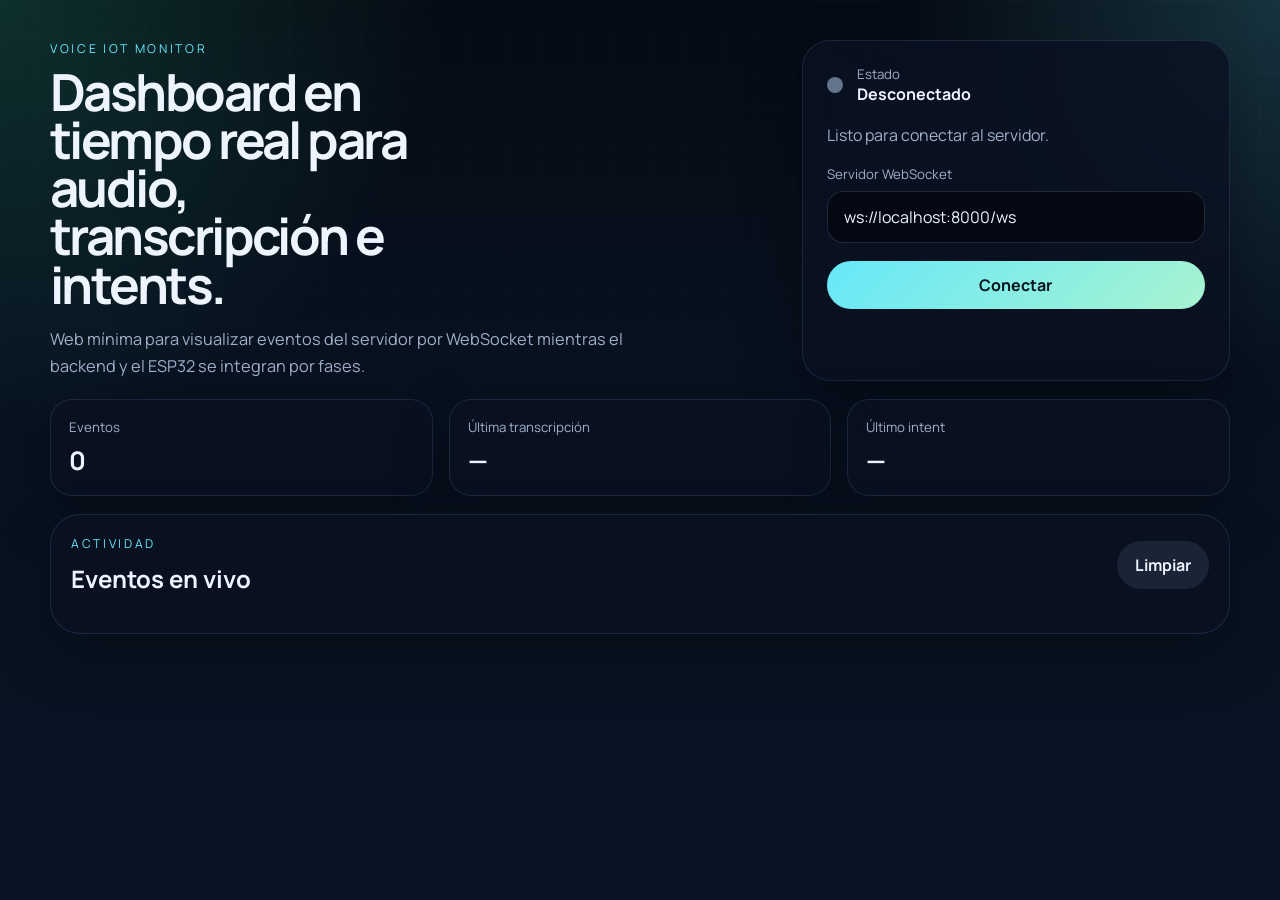
<file: web/index.html>
<!DOCTYPE html>
<html lang="es">
  <head>
    <meta charset="UTF-8" />
    <meta name="viewport" content="width=device-width, initial-scale=1.0" />
    <title>Voice IoT Monitor</title>
    <link rel="preconnect" href="https://fonts.googleapis.com" />
    <link rel="preconnect" href="https://fonts.gstatic.com" crossorigin />
    <link
      href="https://fonts.googleapis.com/css2?family=Manrope:wght@400;500;600;700;800&display=swap"
      rel="stylesheet"
    />
    <link rel="stylesheet" href="styles.css" />
  </head>
  <body>
    <main class="shell">
      <section class="hero">
        <div>
          <p class="eyebrow">Voice IoT Monitor</p>
          <h1>Dashboard en tiempo real para audio, transcripción e intents.</h1>
          <p class="lead">
            Web mínima para visualizar eventos del servidor por WebSocket mientras el
            backend y el ESP32 se integran por fases.
          </p>
        </div>

        <div class="status-card">
          <div class="status-row">
            <span class="status-dot" id="connectionDot"></span>
            <div>
              <p class="status-label">Estado</p>
              <strong id="connectionStatus">Desconectado</strong>
            </div>
          </div>
          <p class="status-note" id="statusNote">Esperando conexión al servidor.</p>
          <div class="server-field">
            <label for="serverUrl">Servidor WebSocket</label>
            <input id="serverUrl" type="text" value="ws://localhost:8000/ws" />
          </div>
          <button id="connectBtn" class="primary-btn">Conectar</button>
        </div>
      </section>

      <section class="metrics">
        <article class="metric-card">
          <span>Eventos</span>
          <strong id="eventCount">0</strong>
        </article>
        <article class="metric-card">
          <span>Última transcripción</span>
          <strong id="lastTranscript">—</strong>
        </article>
        <article class="metric-card">
          <span>Último intent</span>
          <strong id="lastIntent">—</strong>
        </article>
      </section>

      <section class="panel">
        <div class="panel-header">
          <div>
            <p class="eyebrow">Actividad</p>
            <h2>Eventos en vivo</h2>
          </div>
          <button id="clearBtn" class="ghost-btn">Limpiar</button>
        </div>
        <div id="eventList" class="event-list" aria-live="polite"></div>
      </section>
    </main>

    <script src="app.js"></script>
  </body>
</html>
</file>
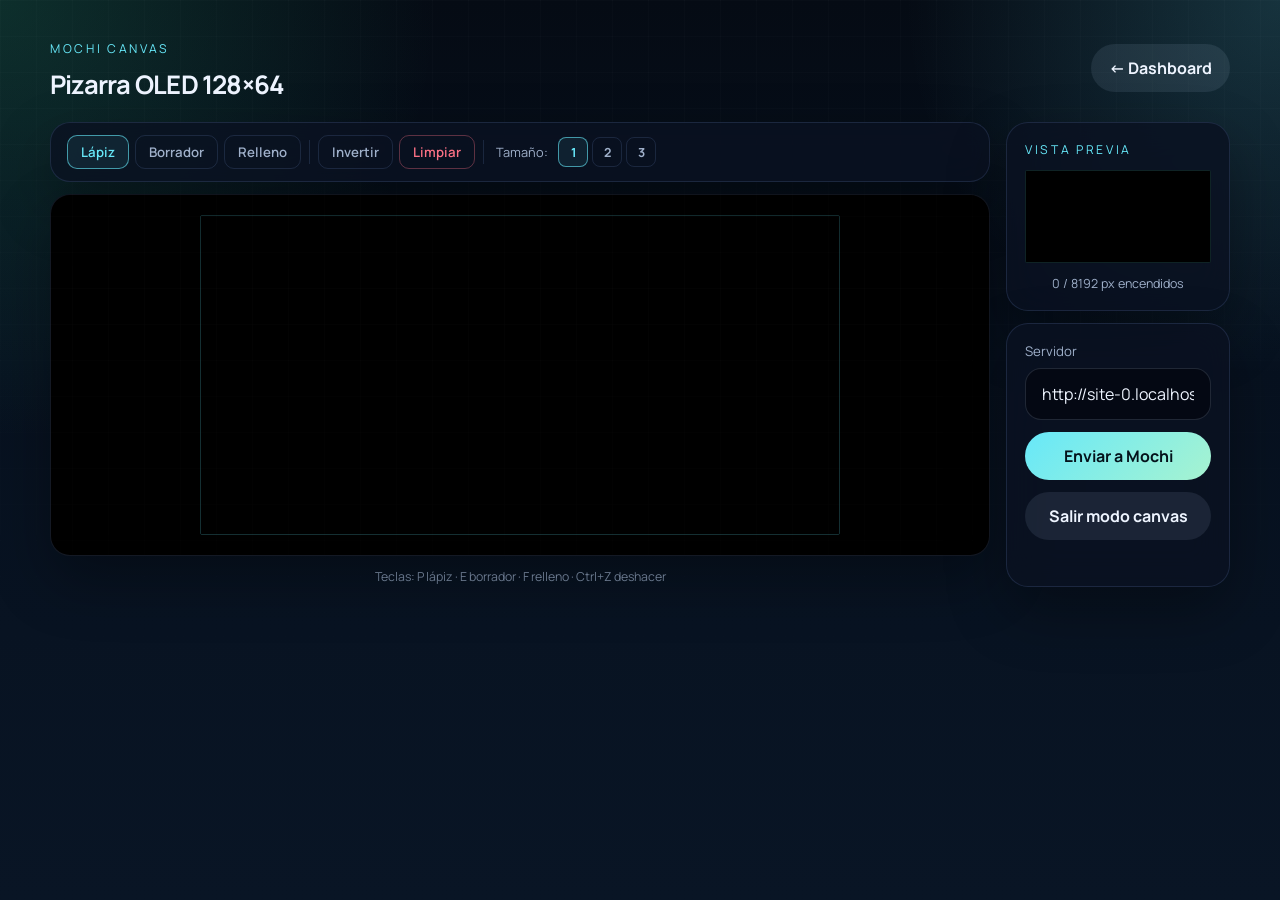
<file: web/canvas.html>
<!DOCTYPE html>
<html lang="es">
  <head>
    <meta charset="UTF-8" />
    <meta name="viewport" content="width=device-width, initial-scale=1.0" />
    <title>Mochi Canvas</title>
    <link rel="preconnect" href="https://fonts.googleapis.com" />
    <link rel="preconnect" href="https://fonts.gstatic.com" crossorigin />
    <link
      href="https://fonts.googleapis.com/css2?family=Manrope:wght@400;500;600;700;800&display=swap"
      rel="stylesheet"
    />
    <link rel="stylesheet" href="styles.css" />
    <style>
      .canvas-header {
        display: flex;
        align-items: flex-start;
        justify-content: space-between;
        gap: 16px;
        margin-bottom: 20px;
      }

      .back-link {
        text-decoration: none;
        flex-shrink: 0;
        margin-top: 4px;
      }

      .canvas-body {
        display: grid;
        grid-template-columns: 1fr 224px;
        gap: 16px;
        align-items: start;
      }

      .canvas-main {
        display: flex;
        flex-direction: column;
        gap: 12px;
      }

      /* ── Toolbar ─────────────────────────────────── */
      .toolbar {
        display: flex;
        align-items: center;
        gap: 6px;
        flex-wrap: wrap;
        padding: 12px 16px;
        border: 1px solid var(--panel-border);
        border-radius: 20px;
        background: var(--panel);
        backdrop-filter: blur(18px);
        box-shadow: var(--shadow);
      }

      .tool-btn {
        border: 1px solid var(--panel-border);
        border-radius: 10px;
        padding: 7px 13px;
        background: transparent;
        color: var(--muted);
        font: inherit;
        font-size: 0.83rem;
        font-weight: 600;
        cursor: pointer;
        transition: all 140ms ease;
        white-space: nowrap;
      }

      .tool-btn:hover {
        color: var(--text);
        border-color: rgba(103, 232, 249, 0.35);
      }

      .tool-btn.active {
        color: var(--accent);
        border-color: rgba(103, 232, 249, 0.6);
        background: rgba(103, 232, 249, 0.08);
      }

      .tool-btn.danger {
        color: var(--danger);
        border-color: rgba(251, 113, 133, 0.35);
      }

      .tool-btn.danger:hover {
        background: rgba(251, 113, 133, 0.08);
      }

      .tool-sep {
        width: 1px;
        height: 24px;
        background: var(--panel-border);
        margin: 0 2px;
        flex-shrink: 0;
      }

      .size-group {
        display: flex;
        gap: 4px;
      }

      .size-btn {
        width: 30px;
        height: 30px;
        border: 1px solid var(--panel-border);
        border-radius: 8px;
        background: transparent;
        color: var(--muted);
        font: inherit;
        font-size: 0.78rem;
        font-weight: 700;
        cursor: pointer;
        transition: all 140ms ease;
        display: flex;
        align-items: center;
        justify-content: center;
      }

      .size-btn.active {
        color: var(--accent);
        border-color: rgba(103, 232, 249, 0.6);
        background: rgba(103, 232, 249, 0.08);
      }

      .toolbar-label {
        font-size: 0.8rem;
        color: var(--muted);
        padding: 0 4px;
      }

      /* ── Drawing canvas ──────────────────────────── */
      .canvas-wrap {
        border: 1px solid var(--panel-border);
        border-radius: 20px;
        background: #000;
        box-shadow: var(--shadow);
        padding: 20px;
        display: flex;
        justify-content: center;
        overflow: hidden;
      }

      #drawCanvas {
        width: min(640px, 100%);
        aspect-ratio: 2 / 1;
        cursor: crosshair;
        image-rendering: pixelated;
        image-rendering: crisp-edges;
        border: 1px solid rgba(103, 232, 249, 0.2);
        border-radius: 2px;
        display: block;
        touch-action: none;
      }

      .canvas-hint {
        font-size: 0.77rem;
        color: var(--muted);
        text-align: center;
        opacity: 0.65;
        margin: 0;
      }

      /* ── Sidebar ─────────────────────────────────── */
      .canvas-sidebar {
        display: flex;
        flex-direction: column;
        gap: 12px;
      }

      .sidebar-card {
        border: 1px solid var(--panel-border);
        border-radius: 22px;
        background: var(--panel);
        backdrop-filter: blur(18px);
        box-shadow: var(--shadow);
        padding: 18px;
        display: flex;
        flex-direction: column;
        gap: 12px;
      }

      #previewCanvas {
        width: 100%;
        aspect-ratio: 2 / 1;
        border: 1px solid rgba(103, 232, 249, 0.15);
        border-radius: 2px;
        image-rendering: pixelated;
        display: block;
        background: #000;
      }

      .pixel-count {
        font-size: 0.78rem;
        color: var(--muted);
        text-align: center;
        margin: 0;
      }

      .full-btn {
        width: 100%;
      }

      .status-msg {
        font-size: 0.83rem;
        color: var(--muted);
        line-height: 1.4;
        min-height: 1.2em;
        margin: 0;
      }

      .status-msg.ok {
        color: var(--accent-strong);
      }

      .status-msg.error {
        color: var(--danger);
      }

      @media (max-width: 860px) {
        .canvas-body {
          grid-template-columns: 1fr;
        }

        .canvas-sidebar {
          flex-direction: row;
          flex-wrap: wrap;
        }

        .sidebar-card {
          flex: 1;
          min-width: 200px;
        }
      }
    </style>
  </head>
  <body>
    <main class="shell">
      <div class="canvas-header">
        <div>
          <p class="eyebrow">Mochi Canvas</p>
          <h2 style="margin-top: 6px; font-size: 1.6rem; letter-spacing: -0.03em">
            Pizarra OLED 128×64
          </h2>
        </div>
        <a href="/" class="ghost-btn back-link">← Dashboard</a>
      </div>

      <div class="canvas-body">
        <!-- Zona de dibujo -->
        <div class="canvas-main">
          <div class="toolbar">
            <button class="tool-btn active" id="toolPencil" title="Lápiz (P)">Lápiz</button>
            <button class="tool-btn" id="toolEraser" title="Borrador (E)">Borrador</button>
            <button class="tool-btn" id="toolFill" title="Relleno (F)">Relleno</button>
            <div class="tool-sep"></div>
            <button class="tool-btn" id="toolInvert" title="Invertir colores">Invertir</button>
            <button class="tool-btn danger" id="toolClear" title="Limpiar todo">Limpiar</button>
            <div class="tool-sep"></div>
            <span class="toolbar-label">Tamaño:</span>
            <div class="size-group">
              <button class="size-btn active" data-size="1">1</button>
              <button class="size-btn" data-size="2">2</button>
              <button class="size-btn" data-size="3">3</button>
            </div>
          </div>

          <div class="canvas-wrap">
            <canvas id="drawCanvas" width="128" height="64"></canvas>
          </div>

          <p class="canvas-hint">
            Teclas: P lápiz &middot; E borrador &middot; F relleno &middot; Ctrl+Z deshacer
          </p>
        </div>

        <!-- Barra lateral -->
        <div class="canvas-sidebar">
          <div class="sidebar-card">
            <p class="eyebrow" style="margin-bottom: 0">Vista previa</p>
            <canvas id="previewCanvas" width="128" height="64"></canvas>
            <p class="pixel-count" id="pixelCount">0 / 8192 px encendidos</p>
          </div>

          <div class="sidebar-card">
            <div class="server-field">
              <label>Servidor</label>
              <input id="serverUrl" type="text" placeholder="https://tu-app.railway.app" />
            </div>
            <button class="primary-btn full-btn" id="sendBtn">Enviar a Mochi</button>
            <button class="ghost-btn full-btn" id="exitBtn">Salir modo canvas</button>
            <p class="status-msg" id="statusMsg"></p>
          </div>
        </div>
      </div>
    </main>

    <script>
      (function () {
        'use strict';

        const canvas = document.getElementById('drawCanvas');
        const ctx = canvas.getContext('2d');
        const preview = document.getElementById('previewCanvas');
        const pCtx = preview.getContext('2d');
        const pixelCountEl = document.getElementById('pixelCount');
        const statusEl = document.getElementById('statusMsg');
        const serverInput = document.getElementById('serverUrl');

        // ── Inicialización ──────────────────────────────────────────

        ctx.fillStyle = '#000';
        ctx.fillRect(0, 0, 128, 64);
        syncPreview();

        // URL del servidor: misma origen si se sirve desde Railway, localhost si local
        const savedUrl = localStorage.getItem('mochi_canvas_url');
        serverInput.value = savedUrl !== null
          ? savedUrl
          : (window.location.origin !== 'null' ? window.location.origin : 'http://localhost:8000');

        serverInput.addEventListener('change', () => {
          localStorage.setItem('mochi_canvas_url', serverInput.value.trim());
        });

        // ── Estado ──────────────────────────────────────────────────

        let tool = 'pencil';
        let brushSize = 1;
        let drawing = false;
        let lastX = null;
        let lastY = null;
        const history = [];
        const MAX_UNDO = 20;

        // ── Herramientas ────────────────────────────────────────────

        function setTool(name) {
          tool = name;
          document.querySelectorAll('.tool-btn').forEach((b) => b.classList.remove('active'));
          const ids = { pencil: 'toolPencil', eraser: 'toolEraser', fill: 'toolFill' };
          if (ids[name]) document.getElementById(ids[name]).classList.add('active');
        }

        document.getElementById('toolPencil').addEventListener('click', () => setTool('pencil'));
        document.getElementById('toolEraser').addEventListener('click', () => setTool('eraser'));
        document.getElementById('toolFill').addEventListener('click', () => setTool('fill'));

        document.getElementById('toolInvert').addEventListener('click', () => {
          saveHistory();
          const img = ctx.getImageData(0, 0, 128, 64);
          const d = img.data;
          for (let i = 0; i < d.length; i += 4) {
            d[i] = 255 - d[i];
            d[i + 1] = 255 - d[i + 1];
            d[i + 2] = 255 - d[i + 2];
          }
          ctx.putImageData(img, 0, 0);
          syncPreview();
        });

        document.getElementById('toolClear').addEventListener('click', () => {
          saveHistory();
          ctx.fillStyle = '#000';
          ctx.fillRect(0, 0, 128, 64);
          syncPreview();
        });

        document.querySelectorAll('.size-btn').forEach((btn) => {
          btn.addEventListener('click', () => {
            brushSize = parseInt(btn.dataset.size, 10);
            document.querySelectorAll('.size-btn').forEach((b) => b.classList.remove('active'));
            btn.classList.add('active');
          });
        });

        // ── Historial ───────────────────────────────────────────────

        function saveHistory() {
          if (history.length >= MAX_UNDO) history.shift();
          history.push(ctx.getImageData(0, 0, 128, 64));
        }

        function undo() {
          if (!history.length) return;
          ctx.putImageData(history.pop(), 0, 0);
          syncPreview();
        }

        // ── Primitivas de dibujo ────────────────────────────────────

        function pixelPos(e) {
          const rect = canvas.getBoundingClientRect();
          const src = e.touches ? e.touches[0] : e;
          const x = Math.round(((src.clientX - rect.left) / rect.width) * 127);
          const y = Math.round(((src.clientY - rect.top) / rect.height) * 63);
          return { x: Math.max(0, Math.min(127, x)), y: Math.max(0, Math.min(63, y)) };
        }

        function paintPixel(x, y) {
          ctx.fillStyle = tool === 'eraser' ? '#000' : '#fff';
          const half = Math.floor(brushSize / 2);
          ctx.fillRect(x - half, y - half, brushSize, brushSize);
        }

        function paintLine(x0, y0, x1, y1) {
          let dx = Math.abs(x1 - x0), sx = x0 < x1 ? 1 : -1;
          let dy = -Math.abs(y1 - y0), sy = y0 < y1 ? 1 : -1;
          let err = dx + dy;
          for (;;) {
            paintPixel(x0, y0);
            if (x0 === x1 && y0 === y1) break;
            const e2 = 2 * err;
            if (e2 >= dy) { err += dy; x0 += sx; }
            if (e2 <= dx) { err += dx; y0 += sy; }
          }
        }

        function floodFill(sx, sy) {
          const img = ctx.getImageData(0, 0, 128, 64);
          const d = img.data;
          const W = 128, H = 64;
          const fillVal = tool === 'eraser' ? 0 : 255;
          const targetVal = d[(sy * W + sx) * 4]; // canal R
          if (targetVal === fillVal) return;
          const visited = new Uint8Array(W * H);
          const stack = [sy * W + sx];
          while (stack.length) {
            const pos = stack.pop();
            const px = pos % W, py = (pos / W) | 0;
            if (px < 0 || px >= W || py < 0 || py >= H || visited[pos]) continue;
            const i = pos * 4;
            if (d[i] !== targetVal) continue;
            visited[pos] = 1;
            d[i] = d[i + 1] = d[i + 2] = fillVal;
            d[i + 3] = 255;
            stack.push(pos + 1, pos - 1, pos + W, pos - W);
          }
          ctx.putImageData(img, 0, 0);
        }

        function syncPreview() {
          pCtx.drawImage(canvas, 0, 0);
          const img = ctx.getImageData(0, 0, 128, 64);
          let count = 0;
          for (let i = 0; i < img.data.length; i += 4) {
            if (img.data[i] > 128) count++;
          }
          pixelCountEl.textContent = `${count} / 8192 px encendidos`;
        }

        // ── Eventos de puntero ──────────────────────────────────────

        function onStart(e) {
          e.preventDefault();
          const { x, y } = pixelPos(e);
          saveHistory();
          drawing = true;
          lastX = x;
          lastY = y;
          if (tool === 'fill') {
            floodFill(x, y);
          } else {
            paintPixel(x, y);
          }
          syncPreview();
        }

        function onMove(e) {
          e.preventDefault();
          if (!drawing || tool === 'fill') return;
          const { x, y } = pixelPos(e);
          if (x === lastX && y === lastY) return;
          paintLine(lastX, lastY, x, y);
          lastX = x;
          lastY = y;
          syncPreview();
        }

        function onEnd() {
          drawing = false;
          lastX = lastY = null;
        }

        canvas.addEventListener('mousedown', onStart);
        canvas.addEventListener('mousemove', onMove);
        canvas.addEventListener('mouseup', onEnd);
        canvas.addEventListener('mouseleave', onEnd);
        canvas.addEventListener('touchstart', onStart, { passive: false });
        canvas.addEventListener('touchmove', onMove, { passive: false });
        canvas.addEventListener('touchend', onEnd);

        // ── Teclado ─────────────────────────────────────────────────

        document.addEventListener('keydown', (e) => {
          if (e.target.tagName === 'INPUT') return;
          if (e.ctrlKey && e.key === 'z') { e.preventDefault(); undo(); return; }
          const k = e.key.toLowerCase();
          if (k === 'p') setTool('pencil');
          else if (k === 'e') setTool('eraser');
          else if (k === 'f') setTool('fill');
        });

        // ── Conversión a bitmap SH1106 (page format) ────────────────
        // Byte[page*128+col]: bits 0-7 = filas top→bottom de esa página

        function toBitmap() {
          const px = ctx.getImageData(0, 0, 128, 64).data;
          const out = new Uint8Array(1024);
          for (let page = 0; page < 8; page++) {
            for (let col = 0; col < 128; col++) {
              let byte = 0;
              for (let bit = 0; bit < 8; bit++) {
                const row = page * 8 + bit;
                if (px[(row * 128 + col) * 4] > 128) byte |= 1 << bit;
              }
              out[page * 128 + col] = byte;
            }
          }
          return out;
        }

        function toBase64(bytes) {
          let s = '';
          for (let i = 0; i < bytes.length; i++) s += String.fromCharCode(bytes[i]);
          return btoa(s);
        }

        // ── Comunicación con el servidor ────────────────────────────

        async function postCanvas(payload) {
          const base = serverInput.value.trim().replace(/\/$/, '');
          localStorage.setItem('mochi_canvas_url', base);
          const res = await fetch(`${base}/canvas`, {
            method: 'POST',
            headers: { 'Content-Type': 'application/json' },
            body: JSON.stringify(payload),
          });
          if (!res.ok) {
            const text = await res.text().catch(() => '');
            throw new Error(`HTTP ${res.status}${text ? ': ' + text : ''}`);
          }
          return res.json();
        }

        function setStatus(msg, cls) {
          statusEl.textContent = msg;
          statusEl.className = 'status-msg' + (cls ? ' ' + cls : '');
        }

        document.getElementById('sendBtn').addEventListener('click', async () => {
          setStatus('Enviando...');
          try {
            await postCanvas({ bitmap: toBase64(toBitmap()), exit: false });
            setStatus('Enviado correctamente.', 'ok');
          } catch (err) {
            setStatus('Error: ' + err.message, 'error');
          }
        });

        document.getElementById('exitBtn').addEventListener('click', async () => {
          setStatus('Saliendo del modo canvas...');
          try {
            await postCanvas({ exit: true });
            setStatus('Modo canvas desactivado.', 'ok');
          } catch (err) {
            setStatus('Error: ' + err.message, 'error');
          }
        });
      })();
    </script>
  </body>
</html>
</file>
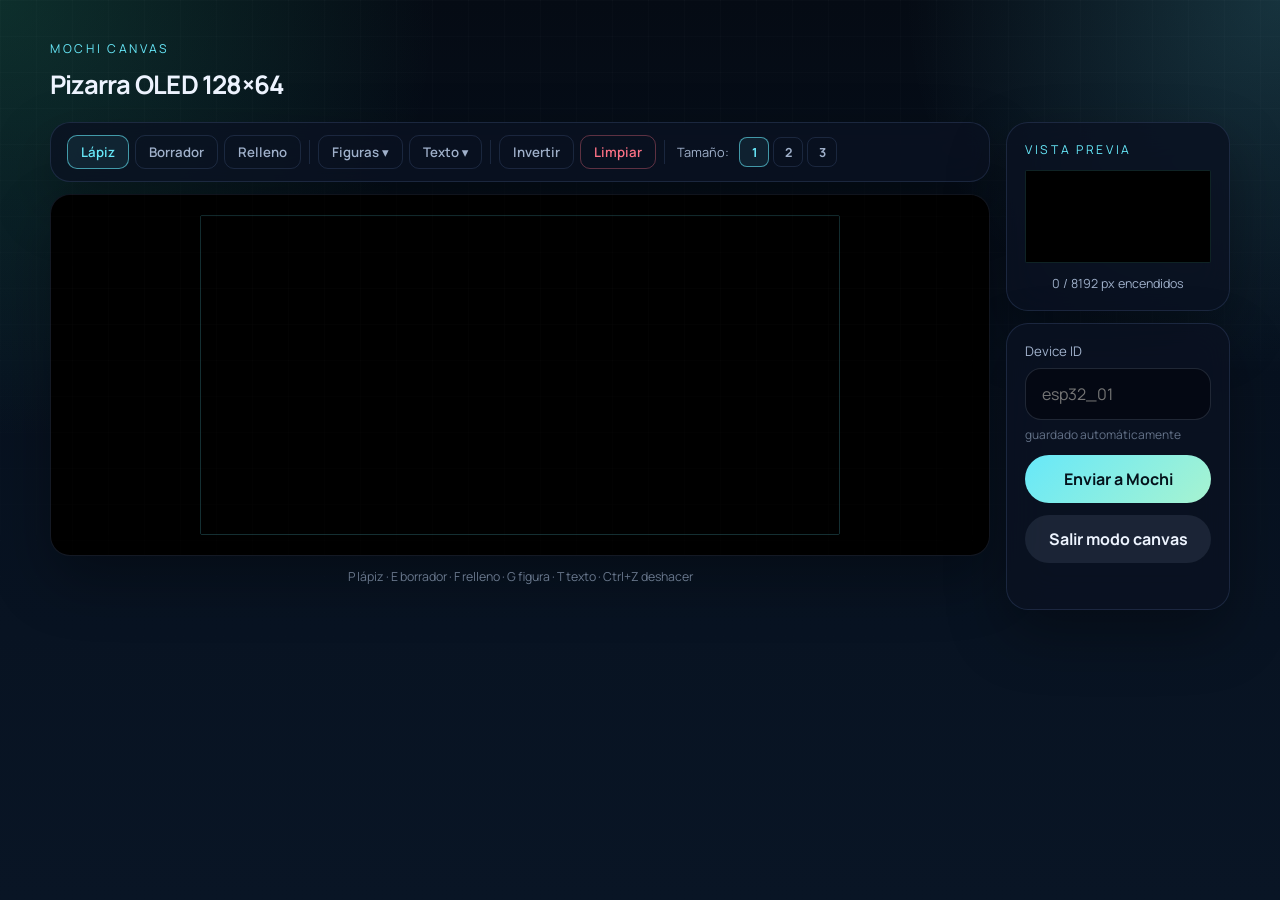
<file: server/web/canvas.html>
<!DOCTYPE html>
<html lang="es">
  <head>
    <meta charset="UTF-8" />
    <meta name="viewport" content="width=device-width, initial-scale=1.0" />
    <title>Mochi Canvas</title>
    <link rel="preconnect" href="https://fonts.googleapis.com" />
    <link rel="preconnect" href="https://fonts.gstatic.com" crossorigin />
    <link
      href="https://fonts.googleapis.com/css2?family=Manrope:wght@400;500;600;700;800&display=swap"
      rel="stylesheet"
    />
    <link rel="stylesheet" href="styles.css" />
    <style>
      .canvas-header {
        display: flex;
        align-items: flex-start;
        justify-content: space-between;
        gap: 16px;
        margin-bottom: 20px;
      }

      .canvas-body {
        display: grid;
        grid-template-columns: 1fr 224px;
        gap: 16px;
        align-items: start;
      }

      .canvas-main {
        display: flex;
        flex-direction: column;
        gap: 12px;
      }

      /* ── Toolbar ─────────────────────────────────── */
      .toolbar {
        display: flex;
        align-items: center;
        gap: 6px;
        flex-wrap: wrap;
        padding: 12px 16px;
        border: 1px solid var(--panel-border);
        border-radius: 20px;
        background: var(--panel);
        backdrop-filter: blur(18px);
        box-shadow: var(--shadow);
      }

      .tool-btn {
        border: 1px solid var(--panel-border);
        border-radius: 10px;
        padding: 7px 13px;
        background: transparent;
        color: var(--muted);
        font: inherit;
        font-size: 0.83rem;
        font-weight: 600;
        cursor: pointer;
        transition: all 140ms ease;
        white-space: nowrap;
      }

      .tool-btn:hover {
        color: var(--text);
        border-color: rgba(103, 232, 249, 0.35);
      }

      .tool-btn.active {
        color: var(--accent);
        border-color: rgba(103, 232, 249, 0.6);
        background: rgba(103, 232, 249, 0.08);
      }

      .tool-btn.danger {
        color: var(--danger);
        border-color: rgba(251, 113, 133, 0.35);
      }

      .tool-btn.danger:hover {
        background: rgba(251, 113, 133, 0.08);
      }

      .tool-sep {
        width: 1px;
        height: 24px;
        background: var(--panel-border);
        margin: 0 2px;
        flex-shrink: 0;
      }

      .size-group {
        display: flex;
        gap: 4px;
      }

      .size-btn {
        width: 30px;
        height: 30px;
        border: 1px solid var(--panel-border);
        border-radius: 8px;
        background: transparent;
        color: var(--muted);
        font: inherit;
        font-size: 0.78rem;
        font-weight: 700;
        cursor: pointer;
        transition: all 140ms ease;
        display: flex;
        align-items: center;
        justify-content: center;
      }

      .size-btn.active {
        color: var(--accent);
        border-color: rgba(103, 232, 249, 0.6);
        background: rgba(103, 232, 249, 0.08);
      }

      .toolbar-label {
        font-size: 0.8rem;
        color: var(--muted);
        padding: 0 4px;
      }

      /* ── Dropdowns ───────────────────────────────── */
      .dropdown {
        position: relative;
      }

      .dropdown-menu {
        display: none;
        position: absolute;
        top: calc(100% + 6px);
        left: 0;
        background: var(--panel);
        border: 1px solid var(--panel-border);
        border-radius: 14px;
        padding: 6px;
        min-width: 170px;
        z-index: 50;
        box-shadow: 0 8px 32px rgba(0,0,0,0.45);
        backdrop-filter: blur(18px);
        flex-direction: column;
        gap: 2px;
      }

      .dropdown-menu.open {
        display: flex;
      }

      .dropdown-menu button {
        background: transparent;
        border: none;
        border-radius: 8px;
        padding: 7px 12px;
        color: var(--muted);
        font: inherit;
        font-size: 0.82rem;
        font-weight: 600;
        cursor: pointer;
        text-align: left;
        transition: all 120ms ease;
        white-space: nowrap;
      }

      .dropdown-menu button:hover {
        background: rgba(103, 232, 249, 0.09);
        color: var(--accent);
      }

      .dropdown-menu button.selected {
        color: var(--accent);
        background: rgba(103, 232, 249, 0.06);
      }

      /* ── Drawing canvas ──────────────────────────── */
      .canvas-wrap {
        border: 1px solid var(--panel-border);
        border-radius: 20px;
        background: #000;
        box-shadow: var(--shadow);
        padding: 20px;
        display: flex;
        justify-content: center;
        overflow: hidden;
      }

      #drawCanvas {
        width: min(640px, 100%);
        aspect-ratio: 2 / 1;
        cursor: crosshair;
        image-rendering: pixelated;
        image-rendering: crisp-edges;
        border: 1px solid rgba(103, 232, 249, 0.2);
        border-radius: 2px;
        display: block;
        touch-action: none;
      }

      .canvas-hint {
        font-size: 0.77rem;
        color: var(--muted);
        text-align: center;
        opacity: 0.65;
        margin: 0;
      }

      /* ── Text input overlay ──────────────────────── */
      .text-overlay {
        position: fixed;
        z-index: 200;
        display: none;
        align-items: center;
        gap: 6px;
        background: var(--panel);
        border: 1px solid var(--panel-border);
        border-radius: 14px;
        padding: 10px 14px;
        box-shadow: 0 8px 32px rgba(0,0,0,0.5);
        backdrop-filter: blur(18px);
      }

      .text-overlay input {
        width: 160px;
        background: rgba(255,255,255,0.06);
        border: 1px solid var(--panel-border);
        border-radius: 8px;
        color: var(--text);
        font: inherit;
        font-size: 0.85rem;
        padding: 6px 10px;
        outline: none;
      }

      .text-overlay input:focus {
        border-color: rgba(103, 232, 249, 0.5);
      }

      .text-overlay .txt-ok {
        border: 1px solid rgba(103, 232, 249, 0.5);
        border-radius: 8px;
        padding: 6px 10px;
        background: rgba(103, 232, 249, 0.1);
        color: var(--accent);
        font: inherit;
        font-size: 0.82rem;
        font-weight: 700;
        cursor: pointer;
      }

      .text-overlay .txt-cancel {
        border: none;
        background: transparent;
        color: var(--muted);
        font: inherit;
        font-size: 0.9rem;
        cursor: pointer;
        padding: 4px 6px;
        border-radius: 6px;
      }

      .text-overlay .txt-cancel:hover { color: var(--danger); }

      /* ── Sidebar ─────────────────────────────────── */
      .canvas-sidebar {
        display: flex;
        flex-direction: column;
        gap: 12px;
      }

      .sidebar-card {
        border: 1px solid var(--panel-border);
        border-radius: 22px;
        background: var(--panel);
        backdrop-filter: blur(18px);
        box-shadow: var(--shadow);
        padding: 18px;
        display: flex;
        flex-direction: column;
        gap: 12px;
      }

      #previewCanvas {
        width: 100%;
        aspect-ratio: 2 / 1;
        border: 1px solid rgba(103, 232, 249, 0.15);
        border-radius: 2px;
        image-rendering: pixelated;
        display: block;
        background: #000;
      }

      .pixel-count {
        font-size: 0.78rem;
        color: var(--muted);
        text-align: center;
        margin: 0;
      }

      .full-btn {
        width: 100%;
      }

      .status-msg {
        font-size: 0.83rem;
        color: var(--muted);
        line-height: 1.4;
        min-height: 1.2em;
        margin: 0;
      }

      .status-msg.ok    { color: var(--accent-strong); }
      .status-msg.error { color: var(--danger); }

      /* ── Device ID field ────────────────────────────── */
      .device-hint {
        font-size: 0.75rem;
        color: var(--muted);
        opacity: 0.6;
        margin: -6px 0 0;
      }

      @media (max-width: 860px) {
        .canvas-body { grid-template-columns: 1fr; }
        .canvas-sidebar { flex-direction: row; flex-wrap: wrap; }
        .sidebar-card { flex: 1; min-width: 200px; }
      }
    </style>
  </head>
  <body>
    <main class="shell">
      <div class="canvas-header">
        <div>
          <p class="eyebrow">Mochi Canvas</p>
          <h2 style="margin-top: 6px; font-size: 1.6rem; letter-spacing: -0.03em">
            Pizarra OLED 128×64
          </h2>
        </div>
      </div>

      <div class="canvas-body">
        <!-- Zona de dibujo -->
        <div class="canvas-main">
          <div class="toolbar">
            <button class="tool-btn active" id="toolPencil" title="Lápiz (P)">Lápiz</button>
            <button class="tool-btn" id="toolEraser" title="Borrador (E)">Borrador</button>
            <button class="tool-btn" id="toolFill" title="Relleno (F)">Relleno</button>

            <div class="tool-sep"></div>

            <!-- Figuras dropdown -->
            <div class="dropdown">
              <button class="tool-btn" id="toolFigures" title="Figuras geométricas (G)">Figuras ▾</button>
              <div class="dropdown-menu" id="figuresMenu">
                <button data-shape="square">Cuadrado</button>
                <button data-shape="circle">Círculo</button>
                <button data-shape="triangle">Triángulo</button>
                <button data-shape="heart">Corazón</button>
                <button data-shape="cross">Cruz +</button>
                <button data-shape="x">Cruz ×</button>
              </div>
            </div>

            <!-- Texto dropdown -->
            <div class="dropdown">
              <button class="tool-btn" id="toolText" title="Texto (T)">Texto ▾</button>
              <div class="dropdown-menu" id="textMenu">
                <button data-font="small"  data-label="5×7">Small 5×7 — ~21 chars</button>
                <button data-font="medium" data-label="10×14">Medium 10×14 — ~10 chars</button>
              </div>
            </div>

            <div class="tool-sep"></div>

            <button class="tool-btn" id="toolInvert" title="Invertir colores">Invertir</button>
            <button class="tool-btn danger" id="toolClear" title="Limpiar todo">Limpiar</button>

            <div class="tool-sep"></div>

            <span class="toolbar-label">Tamaño:</span>
            <div class="size-group">
              <button class="size-btn active" data-size="1">1</button>
              <button class="size-btn" data-size="2">2</button>
              <button class="size-btn" data-size="3">3</button>
            </div>
          </div>

          <div class="canvas-wrap">
            <canvas id="drawCanvas" width="128" height="64"></canvas>
          </div>

          <p class="canvas-hint">
            P lápiz &middot; E borrador &middot; F relleno &middot; G figura &middot; T texto &middot; Ctrl+Z deshacer
          </p>
        </div>

        <!-- Barra lateral -->
        <div class="canvas-sidebar">
          <div class="sidebar-card">
            <p class="eyebrow" style="margin-bottom: 0">Vista previa</p>
            <canvas id="previewCanvas" width="128" height="64"></canvas>
            <p class="pixel-count" id="pixelCount">0 / 8192 px encendidos</p>
          </div>

          <div class="sidebar-card">
            <div class="server-field">
              <label>Device ID</label>
              <input id="deviceInput" type="text" placeholder="esp32_01" autocomplete="off" />
            </div>
            <p class="device-hint">guardado automáticamente</p>
            <button class="primary-btn full-btn" id="sendBtn">Enviar a Mochi</button>
            <button class="ghost-btn full-btn" id="exitBtn">Salir modo canvas</button>
            <p class="status-msg" id="statusMsg"></p>
          </div>
        </div>
      </div>
    </main>

    <!-- Text input overlay (aparece al hacer click con herramienta Texto) -->
    <div id="textOverlay" class="text-overlay">
      <input id="textInput" type="text" placeholder="Escribe y pulsa Enter…" maxlength="64" autocomplete="off" />
      <button class="txt-ok" id="textConfirm">OK</button>
      <button class="txt-cancel" id="textCancel">✕</button>
    </div>

    <script>
      (function () {
        'use strict';

        const canvas    = document.getElementById('drawCanvas');
        const ctx       = canvas.getContext('2d');
        const preview   = document.getElementById('previewCanvas');
        const pCtx      = preview.getContext('2d');
        const pixelCountEl  = document.getElementById('pixelCount');
        const statusEl      = document.getElementById('statusMsg');
        const deviceInput   = document.getElementById('deviceInput');

        // ── Inicialización ────────────────────────────────────────────
        ctx.fillStyle = '#000';
        ctx.fillRect(0, 0, 128, 64);
        syncPreview();

        deviceInput.value = localStorage.getItem('mochi_device_id') || '';

        // ── Estado ───────────────────────────────────────────────────
        let tool      = 'pencil';
        let brushSize = 1;
        let drawing   = false;
        let lastX = null, lastY = null;
        const history   = [];
        const MAX_UNDO  = 20;

        let figureShape = 'square';   // figura activa
        let textFont    = 'small';    // fuente activa

        // ── Historial ─────────────────────────────────────────────────
        function saveHistory() {
          if (history.length >= MAX_UNDO) history.shift();
          history.push(ctx.getImageData(0, 0, 128, 64));
        }

        function undo() {
          if (!history.length) return;
          ctx.putImageData(history.pop(), 0, 0);
          syncPreview();
        }

        // ── setTool ───────────────────────────────────────────────────
        function setTool(name) {
          tool = name;
          document.querySelectorAll('.tool-btn').forEach(b => b.classList.remove('active'));
          const map = { pencil: 'toolPencil', eraser: 'toolEraser', fill: 'toolFill',
                        figure: 'toolFigures', text: 'toolText' };
          if (map[name]) document.getElementById(map[name]).classList.add('active');
        }

        document.getElementById('toolPencil').addEventListener('click', () => setTool('pencil'));
        document.getElementById('toolEraser').addEventListener('click', () => setTool('eraser'));
        document.getElementById('toolFill').addEventListener('click', () => setTool('fill'));

        document.getElementById('toolInvert').addEventListener('click', () => {
          saveHistory();
          const img = ctx.getImageData(0, 0, 128, 64);
          const d = img.data;
          for (let i = 0; i < d.length; i += 4) {
            d[i] = 255 - d[i]; d[i+1] = 255 - d[i+1]; d[i+2] = 255 - d[i+2];
          }
          ctx.putImageData(img, 0, 0);
          syncPreview();
        });

        document.getElementById('toolClear').addEventListener('click', () => {
          saveHistory();
          ctx.fillStyle = '#000';
          ctx.fillRect(0, 0, 128, 64);
          syncPreview();
        });

        document.querySelectorAll('.size-btn').forEach(btn => {
          btn.addEventListener('click', () => {
            brushSize = parseInt(btn.dataset.size, 10);
            document.querySelectorAll('.size-btn').forEach(b => b.classList.remove('active'));
            btn.classList.add('active');
          });
        });

        // ── Dropdowns ─────────────────────────────────────────────────
        function closeAllDropdowns() {
          document.querySelectorAll('.dropdown-menu').forEach(m => m.classList.remove('open'));
        }

        document.addEventListener('click', closeAllDropdowns);

        function toggleDropdown(menuId, e) {
          e.stopPropagation();
          const menu = document.getElementById(menuId);
          const wasOpen = menu.classList.contains('open');
          closeAllDropdowns();
          if (!wasOpen) menu.classList.add('open');
        }

        document.getElementById('toolFigures').addEventListener('click', e => toggleDropdown('figuresMenu', e));
        document.getElementById('toolText').addEventListener('click', e => toggleDropdown('textMenu', e));

        // Figuras menu
        document.querySelectorAll('#figuresMenu [data-shape]').forEach(item => {
          item.addEventListener('click', e => {
            e.stopPropagation();
            figureShape = item.dataset.shape;
            // Marcar seleccionado
            document.querySelectorAll('#figuresMenu button').forEach(b => b.classList.remove('selected'));
            item.classList.add('selected');
            // Actualizar label del botón
            document.getElementById('toolFigures').textContent = item.textContent.trim() + ' ▾';
            closeAllDropdowns();
            setTool('figure');
          });
        });

        // Texto menu
        document.querySelectorAll('#textMenu [data-font]').forEach(item => {
          item.addEventListener('click', e => {
            e.stopPropagation();
            textFont = item.dataset.font;
            document.querySelectorAll('#textMenu button').forEach(b => b.classList.remove('selected'));
            item.classList.add('selected');
            document.getElementById('toolText').textContent = 'Texto ' + item.dataset.label + ' ▾';
            closeAllDropdowns();
            setTool('text');
          });
        });

        // ── Primitivas de dibujo ──────────────────────────────────────
        function pixelPos(e) {
          const rect = canvas.getBoundingClientRect();
          const src = e.touches ? e.touches[0] : e;
          const x = Math.round(((src.clientX - rect.left) / rect.width) * 127);
          const y = Math.round(((src.clientY - rect.top) / rect.height) * 63);
          return { x: Math.max(0, Math.min(127, x)), y: Math.max(0, Math.min(63, y)) };
        }

        function paintPixel(x, y) {
          ctx.fillStyle = tool === 'eraser' ? '#000' : '#fff';
          const half = Math.floor(brushSize / 2);
          ctx.fillRect(x - half, y - half, brushSize, brushSize);
        }

        function paintLine(x0, y0, x1, y1) {
          let dx = Math.abs(x1-x0), sx = x0<x1?1:-1;
          let dy = -Math.abs(y1-y0), sy = y0<y1?1:-1;
          let err = dx+dy;
          for(;;){
            paintPixel(x0, y0);
            if(x0===x1&&y0===y1) break;
            const e2=2*err;
            if(e2>=dy){err+=dy;x0+=sx;}
            if(e2<=dx){err+=dx;y0+=sy;}
          }
        }

        function floodFill(sx, sy) {
          const img = ctx.getImageData(0, 0, 128, 64);
          const d = img.data;
          const W = 128, H = 64;
          const fillVal  = tool === 'eraser' ? 0 : 255;
          const targetVal = d[(sy * W + sx) * 4];
          if (targetVal === fillVal) return;
          const visited = new Uint8Array(W * H);
          const stack   = [sy * W + sx];
          while (stack.length) {
            const pos = stack.pop();
            const px = pos % W, py = (pos / W) | 0;
            if (px < 0 || px >= W || py < 0 || py >= H || visited[pos]) continue;
            const i = pos * 4;
            if (d[i] !== targetVal) continue;
            visited[pos] = 1;
            d[i] = d[i+1] = d[i+2] = fillVal;
            d[i+3] = 255;
            stack.push(pos+1, pos-1, pos+W, pos-W);
          }
          ctx.putImageData(img, 0, 0);
        }

        function syncPreview() {
          pCtx.drawImage(canvas, 0, 0);
          const img = ctx.getImageData(0, 0, 128, 64);
          let count = 0;
          for (let i = 0; i < img.data.length; i += 4) if (img.data[i] > 128) count++;
          pixelCountEl.textContent = `${count} / 8192 px encendidos`;
        }

        // ── Figuras ───────────────────────────────────────────────────
        // brushSize → tamaño de la figura en px (radio / semilado)
        function getFigSz() { return [8, 14, 22][brushSize - 1]; }

        // Escribe un píxel directamente en un ImageData
        function imgPx(img, x, y, v) {
          if (x < 0 || x > 127 || y < 0 || y > 63) return;
          const i = (y * 128 + x) * 4;
          img.data[i] = img.data[i+1] = img.data[i+2] = v;
          img.data[i+3] = 255;
        }

        // Línea Bresenham sobre ImageData
        function imgLine(img, x0, y0, x1, y1, v) {
          let dx = Math.abs(x1-x0), sx = x0<x1?1:-1;
          let dy = -Math.abs(y1-y0), sy = y0<y1?1:-1;
          let err = dx+dy;
          for(;;){
            imgPx(img, x0, y0, v);
            if(x0===x1&&y0===y1) break;
            const e2=2*err;
            if(e2>=dy){err+=dy;x0+=sx;}
            if(e2<=dx){err+=dx;y0+=sy;}
          }
        }

        function stampFigure(cx, cy) {
          const sz = getFigSz();
          const img = ctx.getImageData(0, 0, 128, 64);

          if (figureShape === 'square') {
            const h = Math.floor(sz / 2);
            const x0=cx-h, y0=cy-h, x1=cx+h, y1=cy+h;
            imgLine(img, x0,y0, x1,y0, 255);
            imgLine(img, x0,y1, x1,y1, 255);
            imgLine(img, x0,y0, x0,y1, 255);
            imgLine(img, x1,y0, x1,y1, 255);
          }

          else if (figureShape === 'circle') {
            const r = Math.floor(sz / 2);
            let x=0, y=r, d=3-2*r;
            const ring = (px, py) => {
              for (const [a,b] of [[px,py],[py,px],[-px,py],[-py,px],
                                    [px,-py],[py,-px],[-px,-py],[-py,-px]])
                imgPx(img, cx+a, cy+b, 255);
            };
            while(x<=y){ ring(x,y); if(d<0) d+=4*x+6; else{d+=4*(x-y)+10;y--;} x++; }
          }

          else if (figureShape === 'triangle') {
            const h  = Math.round(sz * 0.866);
            const tx = cx,    ty  = cy - Math.floor(h * 2 / 3);
            const bx1 = cx - Math.floor(sz / 2), by = cy + Math.ceil(h / 3);
            const bx2 = cx + Math.floor(sz / 2);
            imgLine(img, tx,ty, bx1,by, 255);
            imgLine(img, bx1,by, bx2,by, 255);
            imgLine(img, bx2,by, tx,ty, 255);
          }

          else if (figureShape === 'heart') {
            // Ecuación paramétrica del corazón escalada al tamaño
            const s = sz / 16;
            for (let deg = 0; deg <= 360; deg++) {
              const t  = deg * Math.PI / 180;
              const hx = Math.round(cx + s * 16 * Math.pow(Math.sin(t), 3));
              const hy = Math.round(cy - s * (13*Math.cos(t) - 5*Math.cos(2*t)
                                              - 2*Math.cos(3*t) - Math.cos(4*t)));
              imgPx(img, hx, hy, 255);
            }
          }

          else if (figureShape === 'cross') {
            const h = Math.floor(sz / 2);
            imgLine(img, cx-h,cy, cx+h,cy, 255);
            imgLine(img, cx,cy-h, cx,cy+h, 255);
          }

          else if (figureShape === 'x') {
            const h = Math.floor(sz / 2);
            imgLine(img, cx-h,cy-h, cx+h,cy+h, 255);
            imgLine(img, cx+h,cy-h, cx-h,cy+h, 255);
          }

          ctx.putImageData(img, 0, 0);
        }

        // ── Herramienta Texto — Adafruit GFX glcdfont 5×7 ───────────────
        // Fuente real del SH1106: glcdfont.c de Adafruit-GFX-Library.
        // 256 caracteres × 5 bytes (columnas). bit 0 = píxel superior, bit 6 = inferior.
        // Renderer pixel-a-pixel → resultado idéntico al OLED real.
        const GLCDFONT = new Uint8Array([
          0x00,0x00,0x00,0x00,0x00, 0x3E,0x5B,0x4F,0x5B,0x3E, 0x3E,0x6B,0x4F,0x6B,0x3E,
          0x1C,0x3E,0x7C,0x3E,0x1C, 0x18,0x3C,0x7E,0x3C,0x18, 0x1C,0x57,0x7D,0x57,0x1C,
          0x1C,0x5E,0x7F,0x5E,0x1C, 0x00,0x18,0x3C,0x18,0x00, 0xFF,0xE7,0xC3,0xE7,0xFF,
          0x00,0x18,0x24,0x18,0x00, 0xFF,0xE7,0xDB,0xE7,0xFF, 0x30,0x48,0x3A,0x06,0x0E,
          0x26,0x29,0x79,0x29,0x26, 0x40,0x7F,0x05,0x05,0x07, 0x40,0x7F,0x05,0x25,0x3F,
          0x5A,0x3C,0xE7,0x3C,0x5A, 0x7F,0x3E,0x1C,0x1C,0x08, 0x08,0x1C,0x1C,0x3E,0x7F,
          0x14,0x22,0x7F,0x22,0x14, 0x5F,0x5F,0x00,0x5F,0x5F, 0x06,0x09,0x7F,0x01,0x7F,
          0x00,0x66,0x89,0x95,0x6A, 0x60,0x60,0x60,0x60,0x60, 0x94,0xA2,0xFF,0xA2,0x94,
          0x08,0x04,0x7E,0x04,0x08, 0x10,0x20,0x7E,0x20,0x10, 0x08,0x08,0x2A,0x1C,0x08,
          0x08,0x1C,0x2A,0x08,0x08, 0x1E,0x10,0x10,0x10,0x10, 0x0C,0x1E,0x0C,0x1E,0x0C,
          0x30,0x38,0x3E,0x38,0x30, 0x06,0x0E,0x3E,0x0E,0x06,
          // ASCII 32 (space) — 126 (~)
          0x00,0x00,0x00,0x00,0x00, 0x00,0x00,0x5F,0x00,0x00, 0x00,0x07,0x00,0x07,0x00,
          0x14,0x7F,0x14,0x7F,0x14, 0x24,0x2A,0x7F,0x2A,0x12, 0x23,0x13,0x08,0x64,0x62,
          0x36,0x49,0x56,0x20,0x50, 0x00,0x08,0x07,0x03,0x00, 0x00,0x1C,0x22,0x41,0x00,
          0x00,0x41,0x22,0x1C,0x00, 0x2A,0x1C,0x7F,0x1C,0x2A, 0x08,0x08,0x3E,0x08,0x08,
          0x00,0x80,0x70,0x30,0x00, 0x08,0x08,0x08,0x08,0x08, 0x00,0x00,0x60,0x60,0x00,
          0x20,0x10,0x08,0x04,0x02, 0x3E,0x51,0x49,0x45,0x3E, 0x00,0x42,0x7F,0x40,0x00,
          0x72,0x49,0x49,0x49,0x46, 0x21,0x41,0x49,0x4D,0x33, 0x18,0x14,0x12,0x7F,0x10,
          0x27,0x45,0x45,0x45,0x39, 0x3C,0x4A,0x49,0x49,0x31, 0x41,0x21,0x11,0x09,0x07,
          0x36,0x49,0x49,0x49,0x36, 0x46,0x49,0x49,0x29,0x1E, 0x00,0x00,0x14,0x00,0x00,
          0x00,0x40,0x34,0x00,0x00, 0x00,0x08,0x14,0x22,0x41, 0x14,0x14,0x14,0x14,0x14,
          0x00,0x41,0x22,0x14,0x08, 0x02,0x01,0x59,0x09,0x06, 0x3E,0x41,0x5D,0x59,0x4E,
          0x7C,0x12,0x11,0x12,0x7C, 0x7F,0x49,0x49,0x49,0x36, 0x3E,0x41,0x41,0x41,0x22,
          0x7F,0x41,0x41,0x41,0x3E, 0x7F,0x49,0x49,0x49,0x41, 0x7F,0x09,0x09,0x09,0x01,
          0x3E,0x41,0x41,0x51,0x73, 0x7F,0x08,0x08,0x08,0x7F, 0x00,0x41,0x7F,0x41,0x00,
          0x20,0x40,0x41,0x3F,0x01, 0x7F,0x08,0x14,0x22,0x41, 0x7F,0x40,0x40,0x40,0x40,
          0x7F,0x02,0x1C,0x02,0x7F, 0x7F,0x04,0x08,0x10,0x7F, 0x3E,0x41,0x41,0x41,0x3E,
          0x7F,0x09,0x09,0x09,0x06, 0x3E,0x41,0x51,0x21,0x5E, 0x7F,0x09,0x19,0x29,0x46,
          0x26,0x49,0x49,0x49,0x32, 0x03,0x01,0x7F,0x01,0x03, 0x3F,0x40,0x40,0x40,0x3F,
          0x1F,0x20,0x40,0x20,0x1F, 0x3F,0x40,0x38,0x40,0x3F, 0x63,0x14,0x08,0x14,0x63,
          0x03,0x04,0x78,0x04,0x03, 0x61,0x59,0x49,0x4D,0x43, 0x00,0x7F,0x41,0x41,0x41,
          0x02,0x04,0x08,0x10,0x20, 0x00,0x41,0x41,0x41,0x7F, 0x04,0x02,0x01,0x02,0x04,
          0x40,0x40,0x40,0x40,0x40, 0x00,0x03,0x07,0x08,0x00, 0x20,0x54,0x54,0x78,0x40,
          0x7F,0x28,0x44,0x44,0x38, 0x38,0x44,0x44,0x44,0x28, 0x38,0x44,0x44,0x28,0x7F,
          0x38,0x54,0x54,0x54,0x18, 0x00,0x08,0x7E,0x09,0x02, 0x18,0xA4,0xA4,0x9C,0x78,
          0x7F,0x08,0x04,0x04,0x78, 0x00,0x44,0x7D,0x40,0x00, 0x20,0x40,0x40,0x3D,0x00,
          0x7F,0x10,0x28,0x44,0x00, 0x00,0x41,0x7F,0x40,0x00, 0x7C,0x04,0x78,0x04,0x78,
          0x7C,0x08,0x04,0x04,0x78, 0x38,0x44,0x44,0x44,0x38, 0xFC,0x18,0x24,0x24,0x18,
          0x18,0x24,0x24,0x18,0xFC, 0x7C,0x08,0x04,0x04,0x08, 0x48,0x54,0x54,0x54,0x24,
          0x04,0x04,0x3F,0x44,0x24, 0x3C,0x40,0x40,0x20,0x7C, 0x1C,0x20,0x40,0x20,0x1C,
          0x3C,0x40,0x30,0x40,0x3C, 0x44,0x28,0x10,0x28,0x44, 0x4C,0x90,0x90,0x90,0x7C,
          0x44,0x64,0x54,0x4C,0x44, 0x00,0x08,0x36,0x41,0x00, 0x00,0x00,0x77,0x00,0x00,
          0x00,0x41,0x36,0x08,0x00, 0x02,0x01,0x02,0x04,0x02,
        ]);

        // Dibuja un glifo a escala 1x o 2x sobre un ImageData existente
        function drawGlyph(code, x, y, scale, img) {
          if (code < 0 || code > 255) return;
          const base = code * 5;
          for (let col = 0; col < 5; col++) {
            const cb = GLCDFONT[base + col];
            for (let row = 0; row < 7; row++) {
              if (cb & (1 << row)) {
                for (let dy = 0; dy < scale; dy++)
                  for (let dx = 0; dx < scale; dx++)
                    imgPx(img, x + col * scale + dx, y + row * scale + dy, 255);
              }
            }
          }
        }

        function renderTextStamp(text, x, y) {
          const scale = textFont === 'medium' ? 2 : 1;
          const cw    = (5 + 1) * scale; // 5px glifo + 1px espaciado × escala
          const img   = ctx.getImageData(0, 0, 128, 64);
          let cx = x;
          for (const ch of text) {
            const code = ch.charCodeAt(0);
            drawGlyph(code, cx, y, scale, img);
            cx += cw;
          }
          ctx.putImageData(img, 0, 0);
        }

        // Overlay de entrada de texto
        const textOverlay  = document.getElementById('textOverlay');
        const textInput    = document.getElementById('textInput');
        let pendingTX = 0, pendingTY = 0;

        function showTextInput(cx, cy, rawEvent) {
          pendingTX = cx; pendingTY = cy;
          const rect = canvas.getBoundingClientRect();
          const scaleX = rect.width / 128;
          const scaleY = rect.height / 64;
          const screenX = rect.left + cx * scaleX;
          const screenY = rect.top  + cy * scaleY + window.scrollY;
          const overlayW = 280;
          textOverlay.style.left = Math.min(screenX, window.innerWidth - overlayW - 16) + 'px';
          textOverlay.style.top  = Math.max(8, screenY - 50) + 'px';
          textOverlay.style.display = 'flex';
          textInput.value = '';
          textInput.focus();
        }

        function commitText() {
          const t = textInput.value.trim();
          textOverlay.style.display = 'none';
          if (!t) return;
          saveHistory();
          renderTextStamp(t, pendingTX, pendingTY);
          syncPreview();
        }

        function cancelText() {
          textOverlay.style.display = 'none';
        }

        textInput.addEventListener('keydown', e => {
          if (e.key === 'Enter')  { e.preventDefault(); commitText(); }
          else if (e.key === 'Escape') cancelText();
        });
        document.getElementById('textConfirm').addEventListener('click', commitText);
        document.getElementById('textCancel').addEventListener('click', cancelText);
        // Clicks dentro del overlay no deben llegar al canvas
        textOverlay.addEventListener('click', e => e.stopPropagation());

        // ── Eventos de puntero ────────────────────────────────────────
        function onStart(e) {
          e.preventDefault();
          const { x, y } = pixelPos(e);

          if (tool === 'figure') {
            saveHistory();
            stampFigure(x, y);
            syncPreview();
            return;
          }

          if (tool === 'text') {
            showTextInput(x, y, e);
            return;
          }

          saveHistory();
          drawing = true;
          lastX = x; lastY = y;
          if (tool === 'fill') {
            floodFill(x, y);
          } else {
            paintPixel(x, y);
          }
          syncPreview();
        }

        function onMove(e) {
          e.preventDefault();
          if (!drawing || tool === 'fill' || tool === 'figure' || tool === 'text') return;
          const { x, y } = pixelPos(e);
          if (x === lastX && y === lastY) return;
          paintLine(lastX, lastY, x, y);
          lastX = x; lastY = y;
          syncPreview();
        }

        function onEnd() {
          drawing = false;
          lastX = lastY = null;
        }

        canvas.addEventListener('mousedown',  onStart);
        canvas.addEventListener('mousemove',  onMove);
        canvas.addEventListener('mouseup',    onEnd);
        canvas.addEventListener('mouseleave', onEnd);
        canvas.addEventListener('touchstart', onStart, { passive: false });
        canvas.addEventListener('touchmove',  onMove,  { passive: false });
        canvas.addEventListener('touchend',   onEnd);

        // ── Teclado ───────────────────────────────────────────────────
        document.addEventListener('keydown', e => {
          if (e.target.tagName === 'INPUT') return;
          if (e.ctrlKey && e.key === 'z') { e.preventDefault(); undo(); return; }
          const k = e.key.toLowerCase();
          if      (k === 'p') setTool('pencil');
          else if (k === 'e') setTool('eraser');
          else if (k === 'f') setTool('fill');
          else if (k === 'g') { setTool('figure'); document.getElementById('toolFigures').classList.add('active'); }
          else if (k === 't') { setTool('text');   document.getElementById('toolText').classList.add('active'); }
        });

        // ── Conversión a bitmap SH1106 (page format) ──────────────────
        function toBitmap() {
          const px  = ctx.getImageData(0, 0, 128, 64).data;
          const out = new Uint8Array(1024);
          for (let page = 0; page < 8; page++) {
            for (let col = 0; col < 128; col++) {
              let byte = 0;
              for (let bit = 0; bit < 8; bit++) {
                const row = page * 8 + bit;
                if (px[(row * 128 + col) * 4] > 128) byte |= 1 << bit;
              }
              out[page * 128 + col] = byte;
            }
          }
          return out;
        }

        function toBase64(bytes) {
          let s = '';
          for (let i = 0; i < bytes.length; i++) s += String.fromCharCode(bytes[i]);
          return btoa(s);
        }

        // ── Comunicación con el servidor ──────────────────────────────
        async function postCanvas(payload) {
          const base = window.location.origin;
          const res = await fetch(`${base}/canvas`, {
            method: 'POST',
            headers: { 'Content-Type': 'application/json' },
            body: JSON.stringify(payload),
          });
          if (!res.ok) {
            const text = await res.text().catch(() => '');
            throw new Error(`HTTP ${res.status}${text ? ': ' + text : ''}`);
          }
          return res.json();
        }

        function setStatus(msg, cls) {
          statusEl.textContent = msg;
          statusEl.className   = 'status-msg' + (cls ? ' ' + cls : '');
        }

        const DEFAULT_DEVICE_ID = 'esp32_01';

        function getDeviceId() {
          return deviceInput.value.trim();
        }

        function saveDeviceId() {
          localStorage.setItem('mochi_device_id', getDeviceId());
        }

        function validateDeviceId() {
          const id = getDeviceId();
          if (!id) {
            setStatus('Escribe tu Device ID antes de enviar.', 'error');
            deviceInput.focus();
            return null;
          }
          if (id === DEFAULT_DEVICE_ID) {
            setStatus(`"${id}" es el valor por defecto — cambia DEVICE_ID en tu firmware.`, 'error');
            deviceInput.focus();
            return null;
          }
          return id;
        }

        document.getElementById('sendBtn').addEventListener('click', async () => {
          const device_id = validateDeviceId();
          if (!device_id) return;
          saveDeviceId();
          setStatus(`Enviando a ${device_id}...`);
          try {
            await postCanvas({ bitmap: toBase64(toBitmap()), exit: false, device_id });
            setStatus('Enviado correctamente.', 'ok');
          } catch (err) {
            setStatus('Error: ' + err.message, 'error');
          }
        });

        document.getElementById('exitBtn').addEventListener('click', async () => {
          const device_id = validateDeviceId();
          if (!device_id) return;
          saveDeviceId();
          setStatus('Saliendo del modo canvas...');
          try {
            await postCanvas({ exit: true, device_id });
            setStatus('Modo canvas desactivado.', 'ok');
          } catch (err) {
            setStatus('Error: ' + err.message, 'error');
          }
        });
      })();
    </script>
  </body>
</html>
</file>
<file: web/styles.css>
:root {
  color-scheme: dark;
  --bg: #07111f;
  --bg-soft: rgba(13, 24, 42, 0.78);
  --panel: rgba(10, 18, 33, 0.82);
  --panel-border: rgba(143, 178, 255, 0.14);
  --text: #eef4ff;
  --muted: #9fb0ca;
  --accent: #67e8f9;
  --accent-strong: #34d399;
  --warn: #f59e0b;
  --danger: #fb7185;
  --shadow: 0 24px 60px rgba(0, 0, 0, 0.32);
}

* {
  box-sizing: border-box;
}

html,
body {
  min-height: 100%;
}

body {
  margin: 0;
  font-family: "Manrope", system-ui, sans-serif;
  color: var(--text);
  background:
    radial-gradient(circle at top left, rgba(52, 211, 153, 0.18), transparent 28%),
    radial-gradient(circle at top right, rgba(103, 232, 249, 0.18), transparent 24%),
    linear-gradient(180deg, #050b14 0%, #07111f 40%, #091525 100%);
}

body::before {
  content: "";
  position: fixed;
  inset: 0;
  pointer-events: none;
  background-image: linear-gradient(rgba(255, 255, 255, 0.03) 1px, transparent 1px),
    linear-gradient(90deg, rgba(255, 255, 255, 0.03) 1px, transparent 1px);
  background-size: 36px 36px;
  mask-image: linear-gradient(180deg, rgba(0, 0, 0, 0.55), transparent 90%);
}

.shell {
  width: min(1180px, calc(100% - 32px));
  margin: 0 auto;
  padding: 40px 0 56px;
}

.hero {
  display: grid;
  grid-template-columns: 1.7fr 1fr;
  gap: 24px;
  align-items: stretch;
}

.eyebrow {
  margin: 0 0 10px;
  text-transform: uppercase;
  letter-spacing: 0.22em;
  font-size: 0.76rem;
  color: var(--accent);
}

h1,
h2,
p {
  margin: 0;
}

h1 {
  max-width: 12ch;
  font-size: clamp(2.4rem, 4vw, 4.6rem);
  line-height: 0.94;
  letter-spacing: -0.05em;
}

.lead {
  max-width: 60ch;
  margin-top: 18px;
  color: var(--muted);
  font-size: 1.02rem;
  line-height: 1.7;
}

.status-card,
.panel,
.metric-card {
  border: 1px solid var(--panel-border);
  background: var(--panel);
  backdrop-filter: blur(18px);
  box-shadow: var(--shadow);
}

.status-card {
  border-radius: 28px;
  padding: 24px;
  display: flex;
  flex-direction: column;
  gap: 18px;
}

.status-row {
  display: flex;
  align-items: center;
  gap: 14px;
}

.status-dot {
  width: 16px;
  height: 16px;
  border-radius: 999px;
  background: #64748b;
  box-shadow: 0 0 0 0 rgba(103, 232, 249, 0.18);
}

.status-dot.connected {
  background: var(--accent-strong);
  box-shadow: 0 0 0 10px rgba(52, 211, 153, 0.12);
}

.status-dot.connecting {
  background: var(--warn);
}

.status-label,
.server-field label,
.metric-card span {
  font-size: 0.83rem;
  color: var(--muted);
}

.status-note {
  color: var(--muted);
  line-height: 1.5;
}

.server-field {
  display: grid;
  gap: 8px;
}

.server-field input {
  width: 100%;
  border: 1px solid rgba(159, 176, 202, 0.18);
  border-radius: 16px;
  background: rgba(3, 8, 16, 0.72);
  color: var(--text);
  padding: 14px 16px;
  font: inherit;
  outline: none;
}

.server-field input:focus {
  border-color: rgba(103, 232, 249, 0.55);
  box-shadow: 0 0 0 4px rgba(103, 232, 249, 0.08);
}

.primary-btn,
.ghost-btn {
  border: 0;
  border-radius: 999px;
  padding: 13px 18px;
  font: inherit;
  font-weight: 700;
  cursor: pointer;
  transition: transform 140ms ease, opacity 140ms ease, background 140ms ease;
}

.primary-btn {
  color: #04121b;
  background: linear-gradient(135deg, var(--accent), #a7f3d0);
}

.ghost-btn {
  background: rgba(159, 176, 202, 0.12);
  color: var(--text);
}

.primary-btn:hover,
.ghost-btn:hover {
  transform: translateY(-1px);
}

.metrics {
  display: grid;
  grid-template-columns: repeat(3, minmax(0, 1fr));
  gap: 16px;
  margin-top: 18px;
}

.metric-card {
  border-radius: 22px;
  padding: 18px;
  display: grid;
  gap: 10px;
}

.metric-card strong {
  font-size: clamp(1.1rem, 2vw, 1.6rem);
  line-height: 1.2;
  word-break: break-word;
}

.panel {
  margin-top: 18px;
  border-radius: 30px;
  padding: 20px;
}

.panel-header {
  display: flex;
  align-items: center;
  justify-content: space-between;
  gap: 16px;
  margin-bottom: 18px;
}

.panel-header h2 {
  margin-top: 6px;
  font-size: 1.5rem;
}

.event-list {
  display: grid;
  gap: 12px;
}

.event-item {
  border: 1px solid rgba(159, 176, 202, 0.14);
  border-radius: 18px;
  background: rgba(4, 10, 20, 0.68);
  padding: 14px 16px;
  display: grid;
  gap: 6px;
  animation: fade-in 180ms ease;
}

.event-meta {
  display: flex;
  gap: 10px;
  align-items: center;
  flex-wrap: wrap;
  font-size: 0.82rem;
  color: var(--muted);
}

.badge {
  display: inline-flex;
  align-items: center;
  border-radius: 999px;
  padding: 4px 10px;
  font-size: 0.74rem;
  font-weight: 700;
  text-transform: uppercase;
  letter-spacing: 0.08em;
}

.badge.status {
  background: rgba(103, 232, 249, 0.12);
  color: var(--accent);
}

.badge.transcription {
  background: rgba(52, 211, 153, 0.12);
  color: #86efac;
}

.badge.intent {
  background: rgba(245, 158, 11, 0.12);
  color: #fbbf24;
}

.badge.devices {
  background: rgba(167, 139, 250, 0.12);
  color: #c4b5fd;
}

@keyframes fade-in {
  from {
    opacity: 0;
    transform: translateY(6px);
  }
  to {
    opacity: 1;
    transform: translateY(0);
  }
}

@media (max-width: 900px) {
  .hero,
  .metrics {
    grid-template-columns: 1fr;
  }

  h1 {
    max-width: none;
  }
}

@media (max-width: 640px) {
  .shell {
    width: min(100% - 20px, 1180px);
    padding: 20px 0 36px;
  }

  .panel,
  .status-card,
  .metric-card {
    border-radius: 22px;
  }

  .panel-header {
    align-items: flex-start;
    flex-direction: column;
  }
}
</file>
<file: server/web/styles.css>
:root {
  color-scheme: dark;
  --bg: #07111f;
  --bg-soft: rgba(13, 24, 42, 0.78);
  --panel: rgba(10, 18, 33, 0.82);
  --panel-border: rgba(143, 178, 255, 0.14);
  --text: #eef4ff;
  --muted: #9fb0ca;
  --accent: #67e8f9;
  --accent-strong: #34d399;
  --warn: #f59e0b;
  --danger: #fb7185;
  --shadow: 0 24px 60px rgba(0, 0, 0, 0.32);
}

* {
  box-sizing: border-box;
}

html,
body {
  min-height: 100%;
}

body {
  margin: 0;
  font-family: "Manrope", system-ui, sans-serif;
  color: var(--text);
  background:
    radial-gradient(circle at top left, rgba(52, 211, 153, 0.18), transparent 28%),
    radial-gradient(circle at top right, rgba(103, 232, 249, 0.18), transparent 24%),
    linear-gradient(180deg, #050b14 0%, #07111f 40%, #091525 100%);
}

body::before {
  content: "";
  position: fixed;
  inset: 0;
  pointer-events: none;
  background-image: linear-gradient(rgba(255, 255, 255, 0.03) 1px, transparent 1px),
    linear-gradient(90deg, rgba(255, 255, 255, 0.03) 1px, transparent 1px);
  background-size: 36px 36px;
  mask-image: linear-gradient(180deg, rgba(0, 0, 0, 0.55), transparent 90%);
}

.shell {
  width: min(1180px, calc(100% - 32px));
  margin: 0 auto;
  padding: 40px 0 56px;
}

.hero {
  display: grid;
  grid-template-columns: 1.7fr 1fr;
  gap: 24px;
  align-items: stretch;
}

.eyebrow {
  margin: 0 0 10px;
  text-transform: uppercase;
  letter-spacing: 0.22em;
  font-size: 0.76rem;
  color: var(--accent);
}

h1,
h2,
p {
  margin: 0;
}

h1 {
  max-width: 12ch;
  font-size: clamp(2.4rem, 4vw, 4.6rem);
  line-height: 0.94;
  letter-spacing: -0.05em;
}

.lead {
  max-width: 60ch;
  margin-top: 18px;
  color: var(--muted);
  font-size: 1.02rem;
  line-height: 1.7;
}

.status-card,
.panel,
.metric-card {
  border: 1px solid var(--panel-border);
  background: var(--panel);
  backdrop-filter: blur(18px);
  box-shadow: var(--shadow);
}

.status-card {
  border-radius: 28px;
  padding: 24px;
  display: flex;
  flex-direction: column;
  gap: 18px;
}

.status-row {
  display: flex;
  align-items: center;
  gap: 14px;
}

.status-dot {
  width: 16px;
  height: 16px;
  border-radius: 999px;
  background: #64748b;
  box-shadow: 0 0 0 0 rgba(103, 232, 249, 0.18);
}

.status-dot.connected {
  background: var(--accent-strong);
  box-shadow: 0 0 0 10px rgba(52, 211, 153, 0.12);
}

.status-dot.connecting {
  background: var(--warn);
}

.status-label,
.server-field label,
.metric-card span {
  font-size: 0.83rem;
  color: var(--muted);
}

.status-note {
  color: var(--muted);
  line-height: 1.5;
}

.server-field {
  display: grid;
  gap: 8px;
}

.server-field input {
  width: 100%;
  border: 1px solid rgba(159, 176, 202, 0.18);
  border-radius: 16px;
  background: rgba(3, 8, 16, 0.72);
  color: var(--text);
  padding: 14px 16px;
  font: inherit;
  outline: none;
}

.server-field input:focus {
  border-color: rgba(103, 232, 249, 0.55);
  box-shadow: 0 0 0 4px rgba(103, 232, 249, 0.08);
}

.primary-btn,
.ghost-btn {
  border: 0;
  border-radius: 999px;
  padding: 13px 18px;
  font: inherit;
  font-weight: 700;
  cursor: pointer;
  transition: transform 140ms ease, opacity 140ms ease, background 140ms ease;
}

.primary-btn {
  color: #04121b;
  background: linear-gradient(135deg, var(--accent), #a7f3d0);
}

.ghost-btn {
  background: rgba(159, 176, 202, 0.12);
  color: var(--text);
}

.primary-btn:hover,
.ghost-btn:hover {
  transform: translateY(-1px);
}

.metrics {
  display: grid;
  grid-template-columns: repeat(3, minmax(0, 1fr));
  gap: 16px;
  margin-top: 18px;
}

.metric-card {
  border-radius: 22px;
  padding: 18px;
  display: grid;
  gap: 10px;
}

.metric-card strong {
  font-size: clamp(1.1rem, 2vw, 1.6rem);
  line-height: 1.2;
  word-break: break-word;
}

.panel {
  margin-top: 18px;
  border-radius: 30px;
  padding: 20px;
}

.panel-header {
  display: flex;
  align-items: center;
  justify-content: space-between;
  gap: 16px;
  margin-bottom: 18px;
}

.panel-header h2 {
  margin-top: 6px;
  font-size: 1.5rem;
}

.event-list {
  display: grid;
  gap: 12px;
}

.event-item {
  border: 1px solid rgba(159, 176, 202, 0.14);
  border-radius: 18px;
  background: rgba(4, 10, 20, 0.68);
  padding: 14px 16px;
  display: grid;
  gap: 6px;
  animation: fade-in 180ms ease;
}

.event-meta {
  display: flex;
  gap: 10px;
  align-items: center;
  flex-wrap: wrap;
  font-size: 0.82rem;
  color: var(--muted);
}

.badge {
  display: inline-flex;
  align-items: center;
  border-radius: 999px;
  padding: 4px 10px;
  font-size: 0.74rem;
  font-weight: 700;
  text-transform: uppercase;
  letter-spacing: 0.08em;
}

.badge.status {
  background: rgba(103, 232, 249, 0.12);
  color: var(--accent);
}

.badge.transcription {
  background: rgba(52, 211, 153, 0.12);
  color: #86efac;
}

.badge.intent {
  background: rgba(245, 158, 11, 0.12);
  color: #fbbf24;
}

.badge.devices {
  background: rgba(167, 139, 250, 0.12);
  color: #c4b5fd;
}

@keyframes fade-in {
  from {
    opacity: 0;
    transform: translateY(6px);
  }
  to {
    opacity: 1;
    transform: translateY(0);
  }
}

@media (max-width: 900px) {
  .hero,
  .metrics {
    grid-template-columns: 1fr;
  }

  h1 {
    max-width: none;
  }
}

@media (max-width: 640px) {
  .shell {
    width: min(100% - 20px, 1180px);
    padding: 20px 0 36px;
  }

  .panel,
  .status-card,
  .metric-card {
    border-radius: 22px;
  }

  .panel-header {
    align-items: flex-start;
    flex-direction: column;
  }
}
</file>
